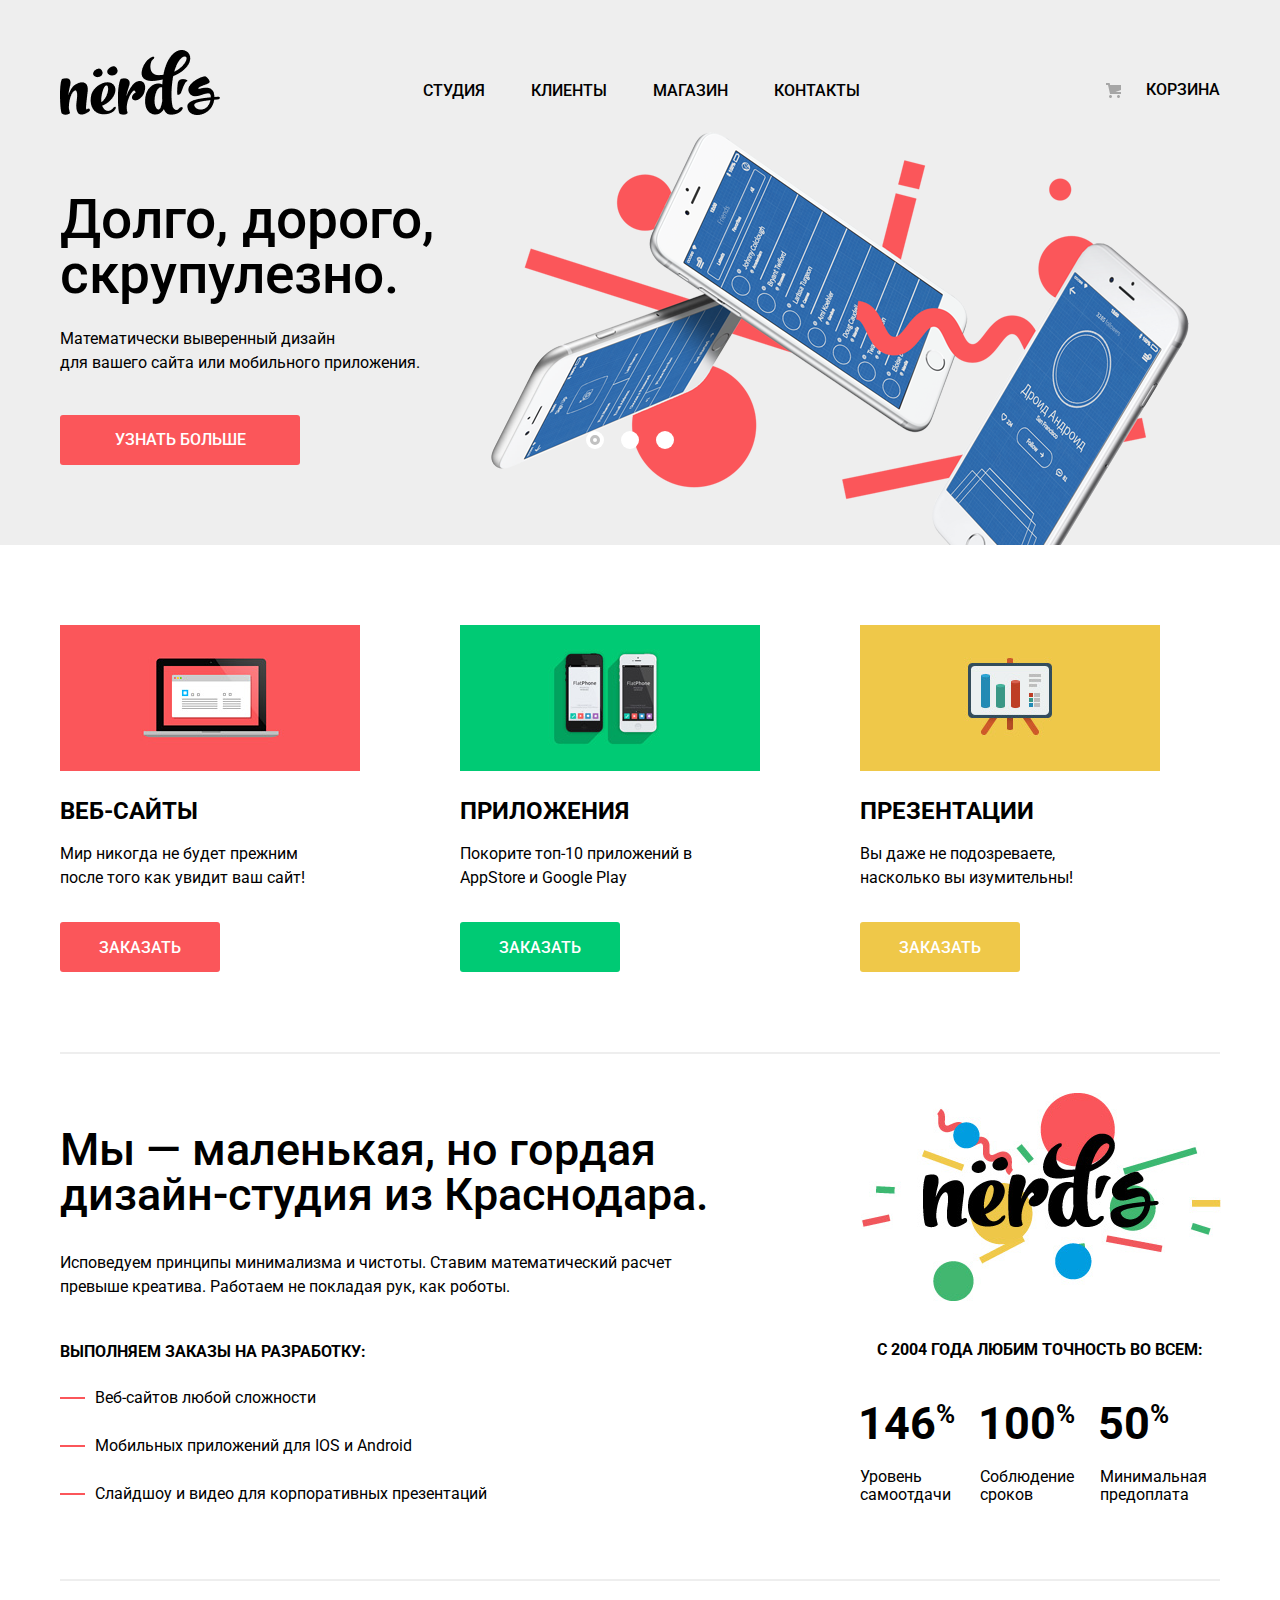
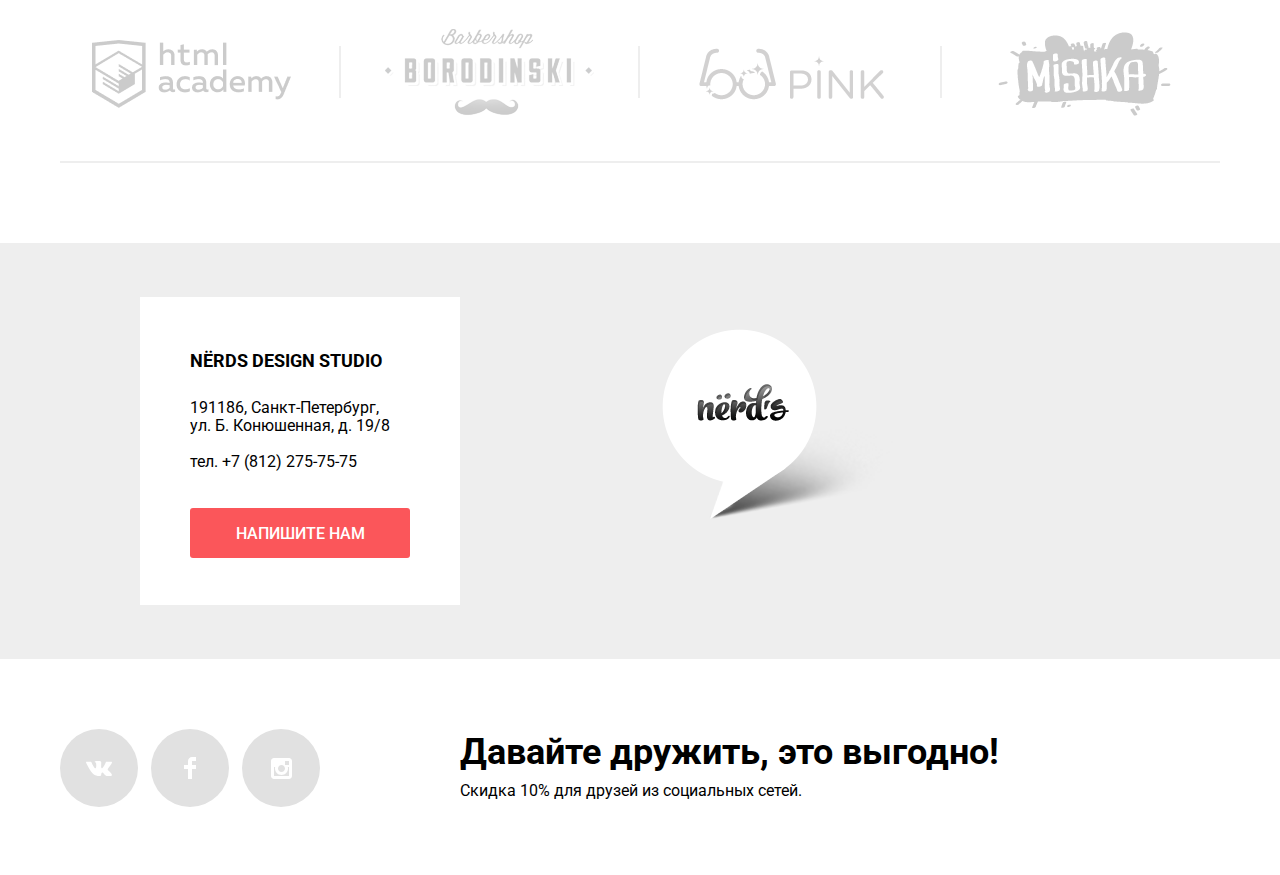
<file: index.html>
<!DOCTYPE html>
<html lang="ru" class="page">
<head>
  <meta charset="utf-8">
  <title>Нёрдс - Главная</title>
  <link href="https://fonts.googleapis.com/css2?family=Roboto:ital,wght@0,400;0,700;1,400&display=swap"
        rel="stylesheet">
  <link href="css/normalize.min.css" rel="stylesheet">
  <link href="css/style.min.css" rel="stylesheet">
</head>
<body>
<header class="main-header">
  <nav class="container">
    <a class="logo">
      <img src="img/logo-nerds.png" alt="Логотип" width="160" height="66">
    </a>
    <ul class="navigation-links">
      <li>
        <a href="index.html">Студия</a>
      </li>
      <li>
        <a href="#">Клиенты</a>
      </li>
      <li>
        <a href="catalog.html">Магазин</a>
      </li>
      <li>
        <a href="#">Контакты</a>
      </li>
    </ul>
    <a href="#" class="cart-link">Корзина</a>
  </nav>
</header>
<main>
  <section class="main-slider">
    <div class="container">
      <h2 class="visually-hidden">Слайдер в заголовке</h2>
      <ul class="main-slider-list">
        <li class="main-header-slide-1">
          <h3>Долго, дорого, скрупулезно.</h3>
          <p>
            Математически выверенный дизайн<br>
            для вашего сайта или мобильного приложения.
          </p>
          <a href="#" class="button">Узнать больше</a>
        </li>
        <li class="main-header-slide-2">
          <h3>Любим математику как никто другой</h3>
          <p>
            Никакого креатива, только математические формулы<br>
            для расчета идеальных пропорций
          </p>
          <a href="#" class="button">Узнать больше</a>
        </li>
        <li class="main-header-slide-3">
          <h3>Только ночь, только хардкор</h3>
          <p>
            Работать днем, как все? Мы против этого.<br>
            Ближе к полуночи работа только начинается.
          </p>
          <a href="#" class="button">Узнать больше</a>
        </li>
      </ul>
      <ul class="main-slider-buttons">
        <li>
          <button type="button" title="Текущий слайд" class="slider-button slider-button_active"></button>
        </li>
        <li>
          <button type="button" title="2й слайд" class="slider-button"></button>
        </li>
        <li>
          <button type="button" title="3й слайд" class="slider-button"></button>
        </li>
      </ul>
    </div>
  </section>
  <div class="container">
    <section class="product-options">
      <h2 class="visually-hidden">Варианты продукции</h2>
      <ul>
        <li>
          <article class="product-options__web">
            <div class="context-block">
              <h3>Веб-сайты</h3>
              <p>Мир никогда не будет прежним после того как увидит ваш сайт!</p>
              <a href="#" class="button">Заказать</a>
            </div>
          </article>
        </li>
        <li>
          <article class="product-options__app">
            <div class="context-block">
              <h3>Приложения</h3>
              <p>Покорите топ-10 приложений в AppStore и Google Play</p>
              <a href="#" class="button button-app-order">Заказать</a>
            </div>
          </article>
        </li>
        <li>
          <article class="product-options__doc">
            <div class="context-block">
              <h3>Презентации</h3>
              <p>Вы даже не подозреваете, насколько вы изумительны!</p>
              <a href="#" class="button button-presentation-order">Заказать</a>
            </div>
          </article>
        </li>
      </ul>
    </section>
    <section class="about-us-block">
      <div>
        <h2>Мы &mdash; маленькая, но гордая дизайн-студия из Краснодара.</h2>
        <p>
          Исповедуем принципы минимализма и чистоты. Ставим математический расчет превыше креатива. Работаем не покладая
          рук, как роботы.
        </p>
        <h3>Выполняем заказы на разработку:</h3>
        <ul class="product-list">
          <li>Веб-сайтов любой сложности</li>
          <li>Мобильных приложений для IOS и Android</li>
          <li>Слайдшоу и видео для корпоративных презентаций</li>
        </ul>
      </div>
      <div class="right-column">
        <img src="img/logo-big-nerds.png" alt="Логотип с красивым фоном" width="360" height="208" class="logo-big">
        <h3>С 2004 года любим точность во всем: </h3>
        <div class="right-column__grid">
          <article>
            <p>146<sup>%</sup></p>
            <p>Уровень самоотдачи</p>
          </article>
          <article>
            <p>100<sup>%</sup></p>
            <p>Соблюдение сроков</p>
          </article>
          <article>
            <p>50<sup>%</sup></p>
            <p>Минимальная предоплата</p>
          </article>
        </div>
      </div>
    </section>
    <section class="our-clients-section">
      <h2 class="visually-hidden">Наши работы</h2>
      <ul>
        <li>
          <a href="https://htmlacademy.ru/intensive/htmlcss">
            <img src="img/client-html-academy.png" alt="Html academy" width="199" height="68">
          </a>
        </li>
        <li>
          <a href="#">
            <img src="img/client-borodinskii.png" alt="Borodinski" width="209" height="90">
          </a>
        </li>
        <li>
          <a href="#">
            <img src="img/client-pink.png" alt="Pink" width="185" height="52">
          </a>
        </li>
        <li>
          <a href="#">
            <img src="img/client-mishka.png" alt="Mishka" width="173" height="84">
          </a>
        </li>
      </ul>
    </section>
  </div>
</main>
<footer>
  <section class="map-block">
    <h2 class="visually-hidden">Карта</h2>
    <iframe aria-label="Интерактивная карта"
            src="https://www.google.com/maps/embed?pb=!1m18!1m12!1m3!1d1998.5944077412285!2d30.320765870178526!3d59.93887210972331!2m3!1f0!2f0!3f0!3m2!1i1024!2i768!4f13.1!3m3!1m2!1s0x4696310fca5ba729%3A0xea9c53d4493c879f!2sBolshaya%20Konyushennaya%20St%2C%2019%2C%20Sankt-Peterburg%2C%20Russia%2C%20191186!5e0!3m2!1sen!2sby!4v1594029918026!5m2!1sen!2sby"
            height="416" style="border:0;" allowfullscreen="" aria-hidden="false"
            tabindex="0">
    </iframe>
    <article class="our-contacts-block">
      <h3>Nёrds design studio</h3>
      <p>
        191186, Санкт-Петербург,<br>
        ул. Б. Конюшенная, д. 19/8
      </p>
      <p>
        тел. <a href="tel:+78122757575" aria-label="Телефонный контакт">+7 (812) 275-75-75</a>
      </p>
      <a href="#" class="button button-write-to-us">Напишите нам</a>
    </article>
    <img src="img/map-marker.png" alt="Метка для карты" width="231" height="190" class="map-marker">
  </section>
  <div class="container">
    <section class="lets-be-friends-block">
      <h2 class="visually-hidden">Давайте дружить</h2>
      <ul>
        <li>
          <a href="#" class="button social-button">
            <img src="img/social-vk-icon.svg" alt="Ссылка на вк" width="27" height="15">
          </a>
        </li>
        <li>
          <a href="#" class="button social-button">
            <img src="img/social-fb-icon.svg" alt="Карта с адресом" width="12" height="22">
          </a>
        </li>
        <li>
          <a href="#" class="button social-button">
            <img src="img/social-insta-icon.svg" alt="Карта с адресом" width="21" height="21">
          </a>
        </li>
      </ul>
      <div class="discount-div">
        <h3>Давайте дружить, это выгодно!</h3>
        <p>Скидка 10% для друзей из социальных сетей.</p>
      </div>
    </section>
  </div>
</footer>
<section class="modal write-to-us-popup">
  <h2>Напишите нам</h2>
  <form action="#" method="post">
    <label for="name-input">Ваше имя:</label>
    <label for="email-input">Ваш email:</label>
    <input id="name-input" type="text" placeholder="Имя Фамилия" name="name">
    <input id="email-input" name="email" type="email" placeholder="email@example.com">
    <label for="message-text-area" class="label-for-text-area">Текст письма:</label>
    <textarea id="message-text-area" name="message" placeholder="В свободной форме"></textarea>
    <button type="submit" class="button button-submit">Отправить</button>
  </form>
  <button type="button" class="button button-close" aria-label="Кнопка закрыть"></button>
</section>
<script src="js/script.min.js"></script>
</body>
</html>
</file>
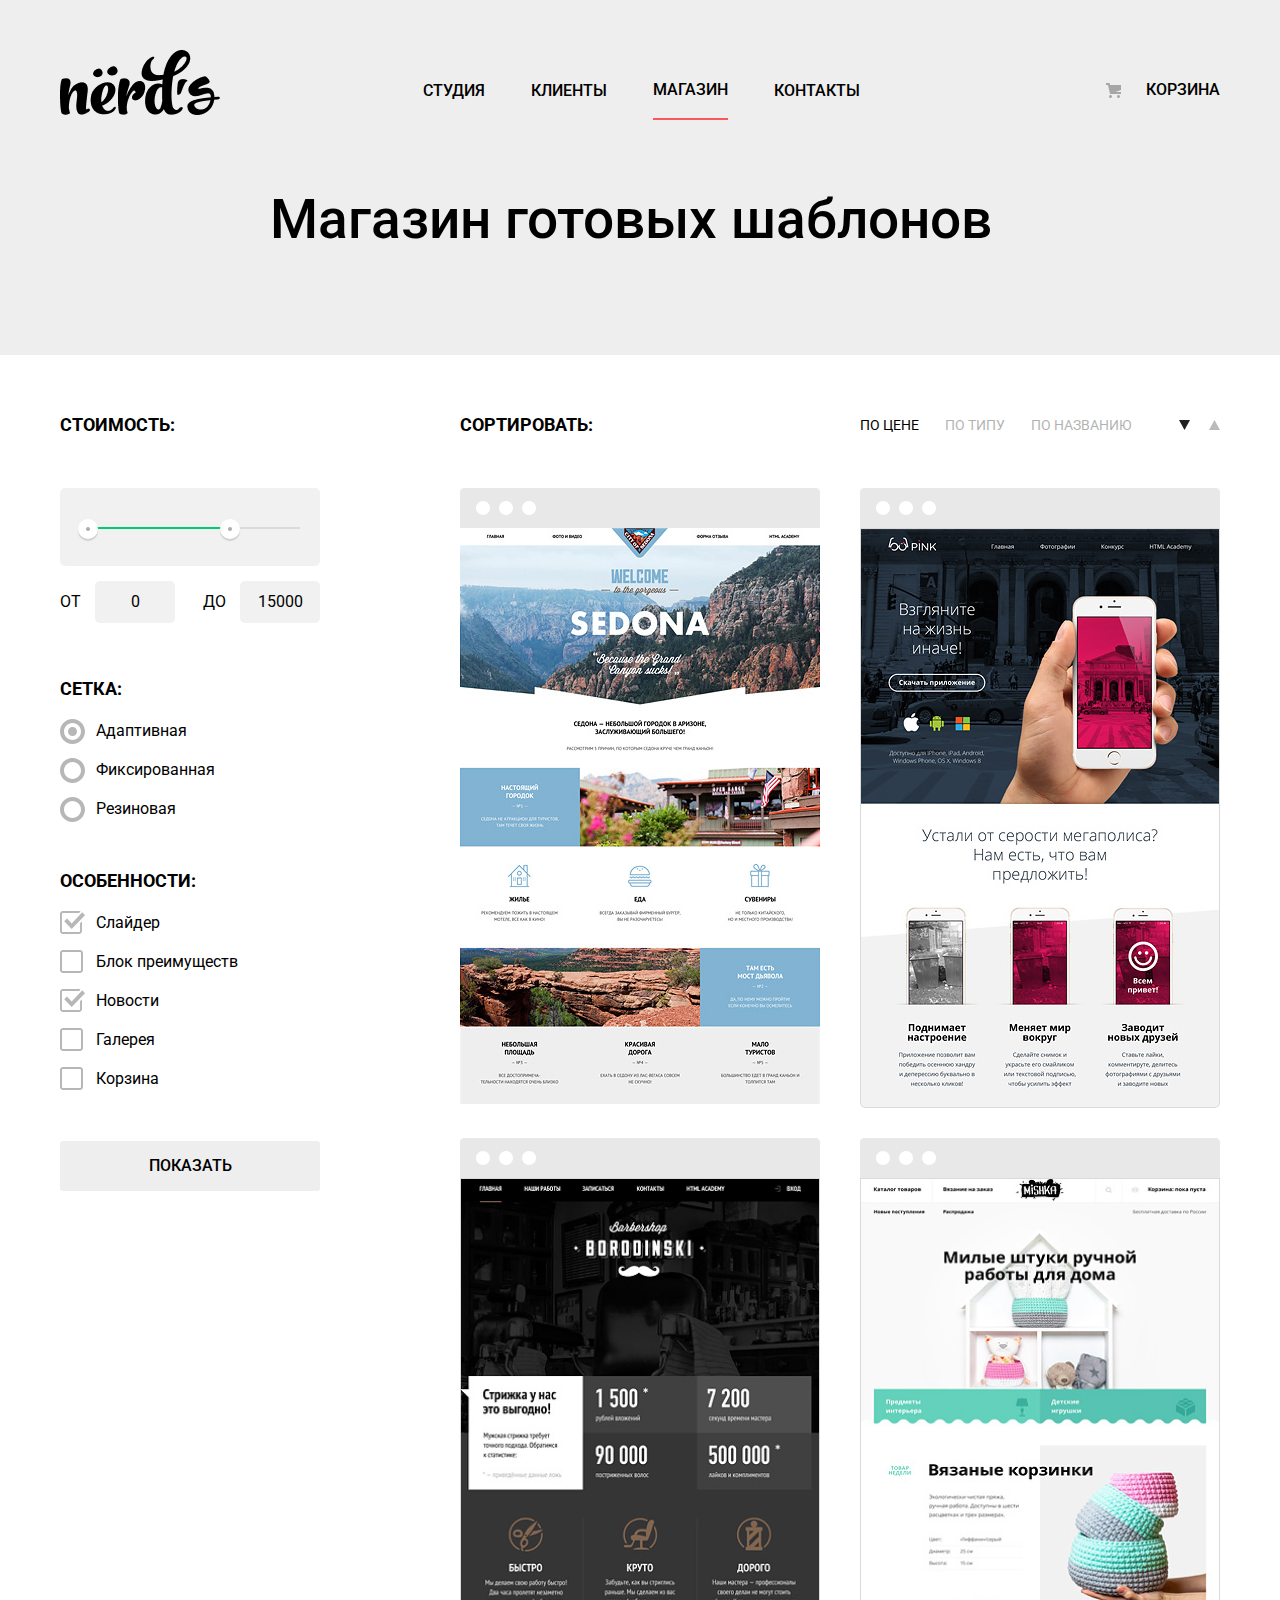
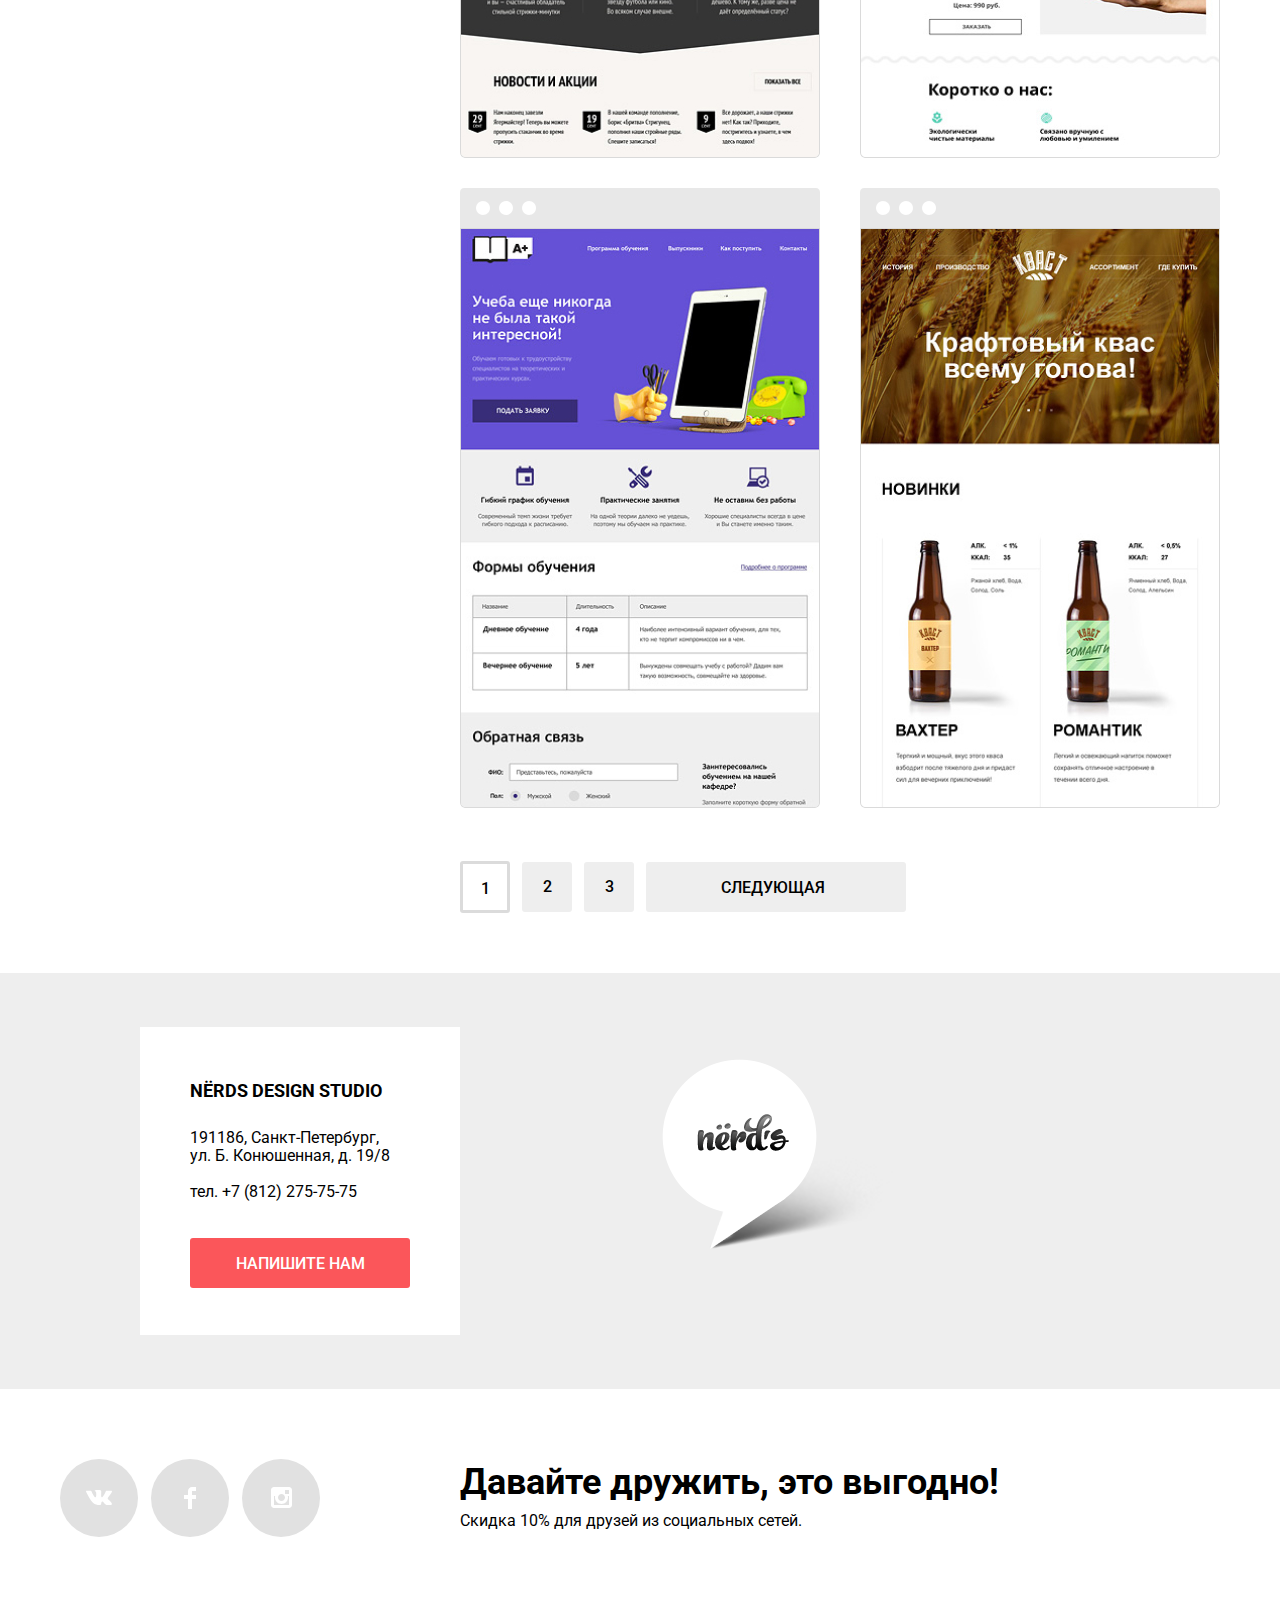
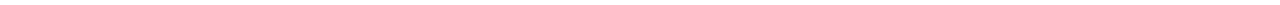
<file: catalog.html>
<!DOCTYPE html>
<html lang="ru" class="page">
<head>
  <meta charset="UTF-8">
  <title>Нёрдс - Каталог</title>
  <link href="https://fonts.googleapis.com/css2?family=Roboto:ital,wght@0,400;0,700;1,400&display=swap"
        rel="stylesheet">
  <link href="css/normalize.min.css" rel="stylesheet">
  <link href="css/style.min.css" rel="stylesheet">
</head>
<body>
<header class="main-header">
  <nav class="container">
    <a href="index.html" class="logo">
      <img src="img/logo-nerds.png" alt="Логотип" width="160" height="66">
    </a>
    <ul class="navigation-links">
      <li>
        <a href="index.html">Студия</a>
      </li>
      <li>
        <a href="#">Клиенты</a>
      </li>
      <li>
        <a href="catalog.html" class="active-link">Магазин</a>
      </li>
      <li>
        <a href="#"> Контакты </a>
      </li>
    </ul>
    <a href="#" class="cart-link">Корзина</a>
  </nav>
</header>
<main>
  <div class="div-for-main-title">
    <div class="container">
      <h1 class="main-title">Магазин готовых шаблонов</h1>
    </div>
  </div>
  <div class="container">
    <section class="catalog">
      <section class="filter-section">
        <h2 class="visually-hidden">Фильтр</h2>
        <form action="#" method="get" class="form-filter">
          <fieldset class="fieldset-price">
            <legend>Стоимость:</legend>
            <div class="range-filter">
              <div class="range-controls">
                <div class="scale">
                  <div class="bar"></div>
                </div>
                <div class="toggle toggle-min" tabindex="0"></div>
                <div class="toggle toggle-max" tabindex="0"></div>
              </div>
              <div class="price-controls">
                <label class="min-price">
                  от <input type="number" min="0" name="min-price" value="0">
                </label>
                <label class="max-price">
                  до <input type="number" max="15000" name="max-price" value="15000">
                </label>
              </div>
            </div>
          </fieldset>
          <fieldset class="fieldset-grid">
            <legend>Сетка:</legend>
            <ul>
              <li>
                <label class="check">
                  <input class="check__input" type="radio" name="grid" value="adaptive" checked>
                  <span class="check__radio"></span>
                  Адаптивная
                </label>
              </li>
              <li>
                <label class="check">
                  <input class="check__input" type="radio" name="grid" value="fixed">
                  <span class="check__radio"></span>
                  Фиксированная
                </label>
              </li>
              <li>
                <label class="check">
                  <input class="check__input" type="radio" name="grid" value="flexed">
                  <span class="check__radio"></span>
                  Резиновая
                </label>
              </li>
            </ul>
          </fieldset>
          <fieldset class="fieldset-features">
            <legend>Особенности:</legend>
            <ul>
              <li>
                <label class="check">
                  <input class="check__input" type="checkbox" name="slider" checked>
                  <span class="check__box"></span>
                  Слайдер
                </label>
              </li>
              <li>
                <label class="check">
                  <input class="check__input" type="checkbox" name="advantages">
                  <span class="check__box"></span>
                  Блок преимуществ
                </label>
              </li>
              <li>
                <label class="check">
                  <input class="check__input" type="checkbox" name="news" checked>
                  <span class="check__box"></span>
                  Новости
                </label>
              </li>
              <li>
                <label class="check">
                  <input class="check__input" type="checkbox" name="gallery">
                  <span class="check__box"></span>
                  Галерея
                </label>
              </li>
              <li>
                <label class="check">
                  <input class="check__input" type="checkbox" name="bucket">
                  <span class="check__box"></span>
                  Корзина
                </label>
              </li>
            </ul>
          </fieldset>
          <button type="submit" class="button button-filter">Показать</button>
        </form>
      </section>
      <section class="sort-section">
        <h2 class="header-sort">Сортировать:</h2>
        <div class="sort-section__div-for-lists">
          <ul>
            <li>
              <a href="#" aria-label="Сортировать по цене" class="link-sort link-sort_active">По цене</a>
            </li>
            <li>
              <a href="#" aria-label="Сортировать по типу" class="link-sort">По типу</a>
            </li>
            <li>
              <a href="#" aria-label="Сортировать по названию" class="link-sort">По названию</a>
            </li>
          </ul>
          <ul>
            <li>
              <a href="#" aria-label="Сортировать по убыванию" class="link-sort-img link-sort-img_active">
                <svg width="11" height="10" viewBox="0 0 11 10" fill="none" xmlns="http://www.w3.org/2000/svg">
                  <path d="M5.5 10L0 0H11" fill="#231F20"/>
                </svg>
              </a>
            </li>
            <li>
              <a href="#" aria-label="Сортировать по возрастанию" class="link-sort-img">
                <svg width="11" height="10" viewBox="0 0 11 10" fill="none" xmlns="http://www.w3.org/2000/svg">
                  <path d="M5.5 0L0 10H11L5.5 0Z" fill="#231F20"/>
                </svg>
              </a>
            </li>
          </ul>
        </div>
      </section>
      <section class="catalog-items">
        <h2 class="visually-hidden">Каталог</h2>
        <article class="product-item" tabindex="0">
          <img src="img/product-sedona.jpg" alt="Седона" width="360" height="580" class="product-image">
          <section class="product-hover-section">
            <h3>
              <a href="#" aria-label="Ссылка на карточку товара" class="product-item__link">Sedona</a>
            </h3>
            <p>
              Информационный сайт<br>
              для туристов
            </p>
            <a href="#" aria-label="Ссылка на покупку сайта Седоны за 9 900 рублей" class="button">9 900 &#8381;</a>
          </section>
        </article>
        <article class="product-item" tabindex="0">
          <img src="img/product-pink.jpg" alt="Pink" width="360" height="580" class="product-image">
          <section class="product-hover-section">
            <h3>
              <a href="#" aria-label="Ссылка на карточку товара" class="product-item__link">Pink App</a>
            </h3>
            <p>
              Продуктовый лендинг<br>
              приложения для IOS и Android
            </p>
            <a href="#" aria-label="Ссылка на покупку сайта Pink App за 9 900 рублей" class="button">9 900 &#8381;</a>
          </section>
        </article>
        <article class="product-item" tabindex="0">
          <img src="img/product-borodinskii.jpg" alt="Borodinski" width="360" height="580" class="product-image">
          <section class="product-hover-section">
            <h3>
              <a href="#" aria-label="Ссылка на карточку товара" class="product-item__link">Barbershop</a>
            </h3>
            <p>
              Сайт салона красоты.<br>
              Для мужчин, да.
            </p>
            <a href="#" aria-label="Ссылка на покупку сайта Бородинского за 9 900 рублей" class="button">
              9 900 &#8381;
            </a>
          </section>
        </article>
        <article class="product-item" tabindex="0">
          <img src="img/product-mishka.jpg" alt="Mishka" width="360" height="580" class="product-image">
          <section class="product-hover-section">
            <h3>
              <a href="#" aria-label="Ссылка на карточку товара" class="product-item__link">Mishka</a>
            </h3>
            <p>
              Интернет-магазин<br>
              вязаных игрушек
            </p>
            <a href="#" aria-label="Ссылка на покупку сайта Мишки за 9 900 рублей" class="button">9 900 &#8381;</a>
          </section>
        </article>
        <article class="product-item" tabindex="0">
          <img src="img/product-education.jpg" alt="A plus" width="360" height="580" class="product-image">
          <section class="product-hover-section">
            <h3>
              <a href="#" aria-label="Ссылка на карточку товара" class="product-item__link">A plus</a>
            </h3>
            <p>
              Лендинг курсов повышения<br>
              квалификации
            </p>
            <a href="#" aria-label="Ссылка на покупку сайта Курсов за 9 900 рублей" class="button">9 900 &#8381;</a>
          </section>
        </article>
        <article class="product-item" tabindex="0">
          <img src="img/product-beer.jpg" alt="Кваст" width="360" height="580" class="product-image">
          <section class="product-hover-section">
            <h3>
              <a href="#" aria-label="Ссылка на карточку товара" class="product-item__link">Кваст</a>
            </h3>
            <p>
              Промо-сайт производителя<br>
              крафтового кваса
            </p>
            <a href="#" aria-label="Ссылка на покупку сайта Пива за 9 900 рублей" class="button">9 900 &#8381;</a>
          </section>
        </article>
      </section>
      <section class="pages-section">
        <h2 class="visually-hidden">Страницы</h2>
        <a aria-label="Перейти на 1ую страницу" class="button page-button page-button-active">1</a>
        <a href="#" aria-label="Перейти на 2ую страницу" class="button page-button">2</a>
        <a href="#" aria-label="Перейти на 3ую страницу" class="button page-button">3</a>
        <a href="#" aria-label="Перейти на следующую страницу" class="button page-button page-button-next">Следующая</a>
      </section>
    </section>
  </div>
</main>
<footer>
  <section class="map-block">
    <h2 class="visually-hidden">Карта</h2>
    <iframe class="map-popup__iframe" aria-label="Интерактивная карта"
            src="https://www.google.com/maps/embed?pb=!1m18!1m12!1m3!1d1998.5944077412285!2d30.320765870178526!3d59.93887210972331!2m3!1f0!2f0!3f0!3m2!1i1024!2i768!4f13.1!3m3!1m2!1s0x4696310fca5ba729%3A0xea9c53d4493c879f!2sBolshaya%20Konyushennaya%20St%2C%2019%2C%20Sankt-Peterburg%2C%20Russia%2C%20191186!5e0!3m2!1sen!2sby!4v1594029918026!5m2!1sen!2sby"
            height="416" style="border:0;" allowfullscreen="" aria-hidden="false"
            tabindex="0">
    </iframe>
    <article class="our-contacts-block">
      <h3>Nёrds design studio</h3>
      <p>
        191186, Санкт-Петербург,<br>
        ул. Б. Конюшенная, д. 19/8<br>
      </p>
      <p>
        тел. <a href="tel:+78122757575" aria-label="Телефонный контакт">+7 (812) 275-75-75</a>
      </p>
      <a href="#" class="button button-write-to-us">Напишите нам</a>
    </article>
    <img src="img/map-marker.png" alt="Метка для карты" width="231" height="190" class="map-marker">
  </section>
  <div class="container">
    <section class="lets-be-friends-block">
      <h2 class="visually-hidden">Давайте дружить</h2>
      <ul>
        <li>
          <a href="#" class="button social-button">
            <img src="img/social-vk-icon.svg" alt="Ссылка на вк" width="27" height="15">
          </a>
        </li>
        <li>
          <a href="#" class="button social-button">
            <img src="img/social-fb-icon.svg" alt="Карта с адресом" width="12" height="22">
          </a>
        </li>
        <li>
          <a href="#" class="button social-button">
            <img src="img/social-insta-icon.svg" alt="Карта с адресом" width="21" height="21">
          </a>
        </li>
      </ul>
      <div>
        <h3>Давайте дружить, это выгодно!</h3>
        <p>Скидка 10% для друзей из социальных сетей.</p>
      </div>
    </section>
  </div>
</footer>
<section class="modal write-to-us-popup">
  <h2>Напишите нам</h2>
  <form action="#" method="post">
      <label for="name-input">
        Ваше имя:<br>
        <input id="name-input" type="text" placeholder="Имя Фамилия" name="name">
      </label>
      <label for="email-input">
        Ваш email:<br>
        <input id="email-input" name="email" type="email" placeholder="email@example.com">
      </label>
    <label for="message-text-area" class="label-for-text-area">Текст письма:</label>
    <textarea id="message-text-area" name="message" placeholder="В свободной форме"></textarea>
    <button type="submit" class="button button-submit">Отправить</button>
  </form>
  <button type="button" class="button button-close" aria-label="Кнопка закрыть"></button>
</section>
<script src="js/script.min.js"></script>
</body>
</html>
</file>
<file: css/style.min.css>
:root{--basic-white:white;--basic-black:black;--basic-red:#fb565a;--basic-green:#00ca74;--green-hover:#00bc6c;--green-active:#00aa62;--green-bar:#00ca74;--basic-yellow:#efc849;--yellow-hover:#eab534;--yellow-active:#e5a722;--red-hover:#e74246;--red-active:#d7373b;--white2:#e1e1e1;--basic-grey:#eee;--grey-hover:#dfdfdf;--grey-active:#d5d5d5;--grey-input-normal:#d7dcde;--grey-input-hover:#b4b9bb;--grey-slider-button_active:#c1c1c1;--grey-border:#dbdbdb;--grey-range:#f1f1f1;--grey-dark:#d7dcde;--toggle-color:#ababab;--shadow-color:#cfcfcf}body{margin:0;padding:0;min-width:1160px;font-family:Roboto,Arial,sans-serif;font-size:16px;line-height:24px;min-height:100%;display:grid;grid-template-rows:-webkit-min-content 1fr -webkit-min-content;grid-template-rows:min-content 1fr min-content;align-content:start}img{height:auto}a{text-decoration:none;color:var(--basic-black);text-transform:uppercase}.visually-hidden{position:absolute;width:1px;height:1px;margin:-1px;border:0;padding:0;clip:rect(0 0 0 0);overflow:hidden}.container{margin:0 auto;padding:0 20px;width:1200px}.page{height:100%}.main-header nav{font-size:16px;line-height:30px;font-weight:500;display:flex}.about-us-block ul,.form-filter ul,.lets-be-friends-block ul,.main-slider ul,.navigation-links,.our-clients-section ul,.product-options ul,.sort-section ul{list-style:none;padding:0;margin:0}.form-filter fieldset{border:none;margin:0;padding:0}.product-list li{position:relative;padding-left:35px;padding-bottom:24px}.product-list li::before{content:"";position:absolute;width:25px;height:2px;background-color:var(--basic-red);left:0;top:11px}.product-list li:last-child{padding-bottom:0}.navigation-links a{display:block;padding:9px 23px}.cart-link{padding:9px 0 9px 52px;position:relative;margin-top:17px;margin-left:auto;width:126px}.cart-link::before{position:absolute;content:"";background-image:url(../img/cart-icon.svg);width:15px;height:15px;top:17px;left:12px}.lets-be-friends-block ul{display:flex;flex-wrap:wrap;width:260px;justify-content:space-between;gap:9px;margin-right:140px}.navigation-links{display:flex;flex-wrap:wrap;align-items:center;padding-top:8px;width:500px;margin-left:180px}.main-slider .container{position:relative}.main-slider-buttons{display:flex;position:absolute;left:546px;bottom:10px}.slider-button{width:18px;height:18px;border-radius:50%;border:none;background-color:var(--basic-white);position:relative}.slider-button_active::after{position:absolute;content:"";width:10px;height:10px;border-radius:50%;border:3px solid var(--grey-slider-button_active);left:4px;top:4px}.main-slider-buttons li{margin-right:17px}.main-slider-buttons li:last-child{margin-right:0}.main-header a:hover{color:var(--basic-red)}.logo:active,.main-header a:active{opacity:.3}.navigation-links .active-link{border-bottom:2px solid var(--basic-red);padding:12px 0 13px;margin:0 23px}.main-header,.main-slider,.map-block{background-color:var(--basic-grey)}.map-block{position:relative;height:416px}.map-block iframe{width:100%}.main-header{padding-top:49px}.main-slider{padding-top:67px;padding-bottom:80px}.div-for-main-title{background-color:var(--basic-grey);padding:30px 0 71px;margin-bottom:55px}.main-title{text-align:center;font-weight:500;font-size:55px;line-height:55px;margin-left:-19px}.catalog{display:grid;grid-template-columns:260px repeat(2,360px);grid-template-rows:repeat(2,auto);row-gap:48px;margin-bottom:60px}.filter-section{grid-column:1/2;grid-row:1/-1}.sort-section{grid-column:2/-1;display:grid;grid-template-columns:repeat(2,360px);gap:40px;margin-left:140px}.sort-section__div-for-lists{display:flex;justify-content:space-between;align-items:center}.sort-section ul{display:flex;flex-wrap:wrap;justify-content:space-between}.sort-section ul:first-child{width:272px}.sort-section ul:last-child{width:41px}.catalog-items{grid-column:2/-1;display:grid;grid-template-columns:repeat(2,360px);gap:23px 40px;margin-bottom:-2px;margin-left:140px}.product-image{border-radius:0 0 5px 5px}.product-item{position:relative;padding-top:40px}.product-item::before{content:"";position:absolute;background-image:url(../img/product-hover.svg);width:360px;height:40px;top:0;opacity:.12}.product-hover-section{width:360px;position:absolute;bottom:6px;padding:26px 65px 45px;background-color:var(--basic-grey);text-align:center;border-radius:0 0 5px 5px;display:none}.product-hover-section a{width:200px}.product-item:focus .product-image,.product-item:focus-within .product-image,.product-item:hover .product-image,.product-item_active .product-image{box-shadow:0 20px 40px rgba(0,0,0,.4)}.product-item:focus-within .product-hover-section,.product-item:hover .product-hover-section{display:block}.product-item:hover::before{opacity:1}.pages-section{grid-column:2/-1;display:flex;align-items:center;margin-left:140px}.main-slider h3{font-weight:500;font-size:55px;line-height:55px;margin:0 0 25px}.main-slider p{margin:0 0 40px}.main-header-slide-1,.main-header-slide-2,.main-header-slide-3{width:510px;display:none}.main-header-slide-1{display:block}.main-header-slide-2 h3,.main-header-slide-3 h3{margin-bottom:38px}.main-header-slide-2 p,.main-header-slide-3 p{margin-bottom:27px}.main-slider-list{position:relative}.main-slider-list a{width:240px}.main-header-slide-1::after,.main-header-slide-2::after,.main-header-slide-3::after{content:"";width:760px;height:431px;position:absolute;left:397px;top:-78px;background-image:url(../img/nerds-index-slide1.png);background-repeat:no-repeat}.main-header-slide-2::after{background-image:url(../img/nerds-index-slide2.png);top:-78px}.main-header-slide-3::after{background-image:url(../img/nerds-index-slide3.png)}.button{display:inline-block;text-align:center;vertical-align:middle;font-weight:500;font-size:16px;line-height:18px;text-transform:uppercase;color:var(--basic-white);background-color:var(--basic-red);border:none;border-radius:3px;padding:16px 44px}.button:hover{background-color:var(--red-hover)}.button:active{background-color:var(--red-active);box-shadow:inset 0 3px 0 rgba(0,1,1,.1)}.button-submit{width:260px}.button-close{width:21px;height:21px;background-color:transparent;opacity:.4;padding:0;position:absolute;top:78px;right:90px;border:none;z-index:3;background-image:url(../img/button-close.svg)}.button-close:hover{opacity:1;background-color:transparent}.button-close:active{opacity:.2;background-color:transparent}.button-write-to-us{padding:17px 44px 15px;width:220px;margin-top:19px}.button-app-order{background-color:var(--basic-green)}.button-app-order:hover{background-color:var(--green-hover)}.button-app-order:active{background-color:var(--green-active)}.button-presentation-order{background-color:var(--basic-yellow)}.button-presentation-order:hover{background-color:var(--yellow-hover)}.button-presentation-order:active{background-color:var(--yellow-active)}.social-button{background-color:var(--white2);width:78px;height:78px;display:flex;align-items:center;justify-content:center;border-radius:50%;padding:0}.social-button:active img{opacity:.3}.button-filter{width:100%;margin-top:50px}.button-filter,.page-button{background-color:var(--basic-grey);color:var(--basic-black)}.page-button{margin-right:12px;padding:16px 17px 12px;min-width:50px;min-height:50px}.page-button-next{width:260px;padding:17px 77px 15px 71px}.page-button:last-child{margin-right:0}.button-filter:hover,.page-button:hover{background-color:var(--grey-hover)}.button-filter:active,.page-button:active{background-color:var(--grey-active)}.page-button-active{background-color:var(--basic-white);border:3px solid var(--grey-border)}.about-us-block,.our-clients-section,.product-options{border-bottom:2px solid var(--basic-grey)}.product-options{padding:80px 0}.product-options article{position:relative;padding-top:171px}.product-options__app::before,.product-options__doc::before,.product-options__web::before{position:absolute;content:"";background-image:url(../img/illustration-1.png);width:300px;height:146px;top:0}.product-options__app::before{background-image:url(../img/illustration-2.png)}.product-options__doc::before{background-image:url(../img/illustration-3.png)}.product-options h3{font-weight:700;font-size:24px;line-height:30px;margin:0 0 16px;text-transform:uppercase}.product-options p{margin:0 0 32px}.product-options ul{display:grid;grid-template-columns:repeat(3,300px);gap:100px}.context-block{padding-right:40px}.product-options a{width:160px;padding:17px 40px 15px 39px}.about-us-block{display:flex;justify-content:space-between;padding-top:39px;padding-bottom:73px}.about-us-block div:first-child{width:660px}.about-us-block div:last-child{width:362px}.logo-big{margin-bottom:33px;margin-left:3px}.about-us-block h2{font-weight:500;font-size:45px;line-height:45px;margin:34px 0}.about-us-block p{margin:0 0 44px}.about-us-block h3,.write-to-us-popup label{font-weight:700}.about-us-block h3{text-transform:uppercase;font-size:16px;line-height:18px;margin:0 0 25px}.right-column__grid{display:grid;grid-template-columns:repeat(3,120px)}.right-column__grid p:first-child{font-weight:700;font-size:45px;line-height:64px;position:relative;margin-bottom:4px}.right-column__grid p:last-child{text-align:left;vertical-align:bottom;padding-top:8px;margin-left:2px;margin-bottom:0}.right-column h3{margin-bottom:33px;margin-left:19px}.product-hover-section p,.right-column__grid p:last-child{font-weight:400;font-size:16px;line-height:18px}.about-us-block sup{font-size:26px;line-height:40px;top:-16px}.form-filter legend,.header-sort,.our-contacts-block h3,.product-hover-section h3{font-weight:700;font-size:18px;line-height:30px;text-transform:uppercase}.product-hover-section h3,.product-hover-section p{margin:0}.product-hover-section h3{margin-bottom:12px}.product-hover-section p{margin-bottom:32px}.header-sort{margin:0}.our-contacts-block h3{margin:0 0 23px}.our-contacts-block p{font-size:16px;line-height:18px;margin:0 0 18px}.lets-be-friends-block{display:flex;align-items:center;padding:70px 0 68px}.lets-be-friends-block h3{font-weight:700;font-size:36px;line-height:36px;margin:0 0 10px}.lets-be-friends-block p{font-size:16px;line-height:22px;margin:0}.modal{box-shadow:0 20px 40px rgba(0,0,0,.4);background-color:var(--basic-white);transform:translate(-50%,-50%);display:none;position:fixed;left:50%;right:0;top:50%;width:960px;min-height:590px}@-webkit-keyframes bounce{0%{transform:translate(-50%,-250%)}70%{transform:translate(-50%,-40%)}90%{transform:translate(-50%,-52%)}100%{transform:translate(-50%,-50%)}}@keyframes bounce{0%{transform:translate(-50%,-250%)}70%{transform:translate(-50%,-40%)}90%{transform:translate(-50%,-52%)}100%{transform:translate(-50%,-50%)}}@-webkit-keyframes shake{10%,90%{transform:translate(-48%,-50%)}20%,80%{transform:translate(-52%,-50%)}30%,50%,70%{transform:translate(-49%,-50%)}40%,60%{transform:translate(-51%,-50%)}}@keyframes shake{10%,90%{transform:translate(-48%,-50%)}20%,80%{transform:translate(-52%,-50%)}30%,50%,70%{transform:translate(-49%,-50%)}40%,60%{transform:translate(-51%,-50%)}}.modal-show{display:block;-webkit-animation-name:bounce;animation-name:bounce;-webkit-animation-duration:.4s;animation-duration:.4s}.modal-error{-webkit-animation-name:shake;animation-name:shake;-webkit-animation-duration:.4s;animation-duration:.4s}.write-to-us-popup{padding:63px 100px 84px}.write-to-us-popup form{display:grid;grid-template-columns:repeat(2,360px);-moz-column-gap:40px;column-gap:40px;padding-top:35px}.write-to-us-popup h2{font-weight:700;font-size:45px;line-height:53px;margin:0 0 3px}.write-to-us-popup textarea{margin-bottom:47px;min-height:118px;resize:none}.label-for-text-area,.write-to-us-popup textarea{grid-column:-1/1}.write-to-us-popup input{margin-bottom:33px}.write-to-us-popup input,.write-to-us-popup label,.write-to-us-popup textarea{font-size:16px;line-height:18px}.write-to-us-popup input,.write-to-us-popup textarea{border:2px solid var(--grey-input-normal);padding:14px;width:100%;margin-top:9px}.write-to-us-popup input:hover,.write-to-us-popup textarea:hover{border:2px solid var(--grey-input-hover)}.link-sort,.link-sort-img svg{font-size:14px;line-height:18px;opacity:.3}.link-sort-img:hover svg,.link-sort:hover{opacity:.6}.link-sort-img:active svg,.link-sort-img_active svg,.link-sort:active,.link-sort_active{opacity:1}.fieldset-price{margin-bottom:54px}.form-filter .fieldset-grid{margin-top:51px;margin-bottom:45px}.fieldset-features{margin-bottom:50px}.fieldset-price legend{margin-bottom:48px}.fieldset-price label{font-size:16px;line-height:22px;text-transform:uppercase}.fieldset-price input{font-size:16px;line-height:22px;text-transform:uppercase}.fieldset-features label,.fieldset-grid label{font-size:16px;line-height:22px}.range-filter{width:260px}.range-controls{position:relative;height:41px;background-color:var(--grey-range);padding:39px 20px;border-radius:5px;margin-bottom:15px}.range-controls .scale{height:2px;background-color:var(--grey-dark)}.range-controls .bar{width:70%;height:2px;background:var(--green-bar)}.range-controls .toggle{position:absolute;top:31px;left:0;width:4px;height:4px;padding:0;border:8px solid var(--basic-white);background-color:var(--toggle-color);box-sizing:content-box;border-radius:50%;box-shadow:0 2px 1px 0 var(--shadow-color);cursor:pointer}.range-controls .toggle-min{left:18px}.range-controls .toggle-max{left:160px}.price-controls{display:flex;justify-content:space-between}.price-controls input{width:80px;padding:10px;margin-left:10px;text-align:center;border:none;border-radius:5px;background:var(--grey-range)}input::-webkit-inner-spin-button,input::-webkit-outer-spin-button{-webkit-appearance:none;margin:0}input[type=number]{-moz-appearance:textfield}.fieldset-features li,.fieldset-grid li{margin-top:15px}.check{padding-left:36px;margin-top:0}.check__input{-webkit-appearance:none;-moz-appearance:none;appearance:none;position:absolute}.check__box,.check__radio{margin-left:-36px;position:absolute;width:25px;height:25px;background-image:url(../img/custom-radio-off.svg);background-repeat:no-repeat;opacity:.4}.check__box{background-image:url(../img/custom-checkbox-off.svg);width:23px;height:23px}.check__input:checked+.check__radio{background-image:url(../img/custom-radio-on.svg)}.check__input:checked+.check__box{background-image:url(../img/custom-checkbox-on.svg);width:25px}.check__input:focus+.check__box,.check__input:focus+.check__radio,.check__input:hover+.check__box,.check__input:hover+.check__radio{opacity:1}.check__input:disabled+.check__box,.check__input:disabled+.check__radio{opacity:.1}.our-clients-section{margin-bottom:80px}.our-clients-section ul{display:grid;grid-template-columns:263px 322px 273px 302px;margin:48px 0 42px 0;gap:5px}.our-clients-section li{position:relative;display:flex;align-items:center;justify-content:center}.our-clients-section li::after{content:"";position:absolute;width:2px;height:52px;background-color:var(--basic-grey);right:-18px;top:17px}.our-clients-section li:nth-child(2):after{right:10px}.our-clients-section li:nth-child(3):after{right:-14px}.our-clients-section li:last-child:after{display:none}.our-contacts-block{width:320px;background-color:var(--basic-white);position:absolute;left:140px;top:54px;padding:49px 50px 47px}.discount-div{width:575px}.map-marker{position:absolute;right:387px;top:86px}.our-clients-section a{opacity:.2;line-height:0}.our-clients-section a:hover{opacity:1}.our-clients-section a:active{opacity:.1}.product-item__link:hover{color:var(--basic-red)}.product-item__link:active{color:var(--basic-black);opacity:.3}*,::after,::before{box-sizing:border-box}
</file>
